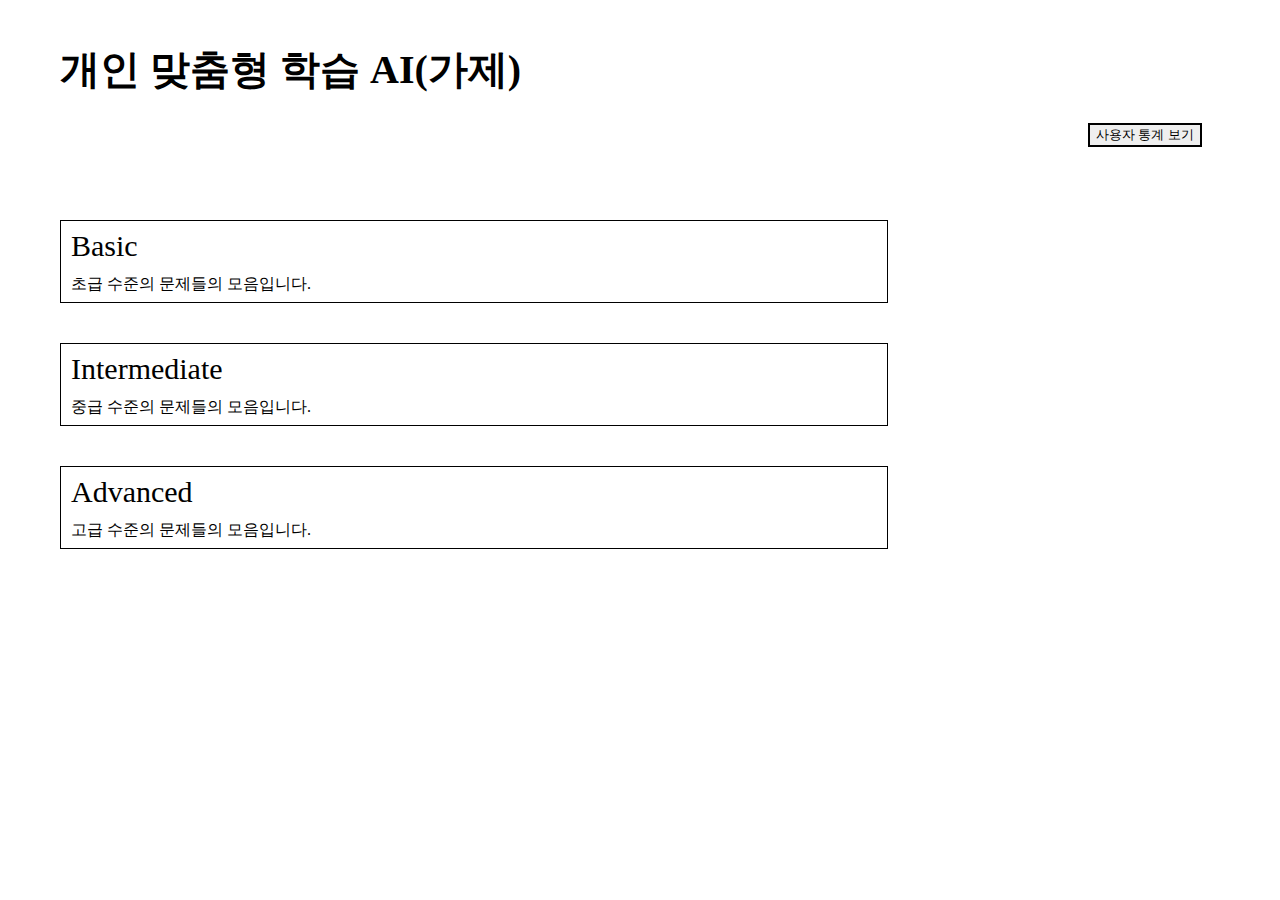
<file: index.html>
<!DOCTYPE html>
<html lang="en">
<head>
    <meta charset="UTF-8">
    <meta name="viewport" content="width=device-width, initial-scale=1.0">
    <title>Home</title>
    <link rel="stylesheet" href="css/style.css">
</head>
<body>
    <h1 class="home-title">개인 맞춤형 학습 AI(가제)</h1>
    <nav class="button-bar"><a href="stats.html"><button>사용자 통계 보기</button></a></nav>
    <div class="home-box">
        <a href="basic.html"><h3>Basic</h3></a>
        <p>초급 수준의 문제들의 모음입니다.</p>
    </div>
    <div class="home-box">
        <a href="basic.html"><h3>Intermediate</h3></a>
        <p>중급 수준의 문제들의 모음입니다.</p>
    </div>
    <div class="home-box">
        <a href="basic.html"><h3>Advanced</h3></a>
        <p>고급 수준의 문제들의 모음입니다.</p>
    </div>
</body>
</html>
</file>
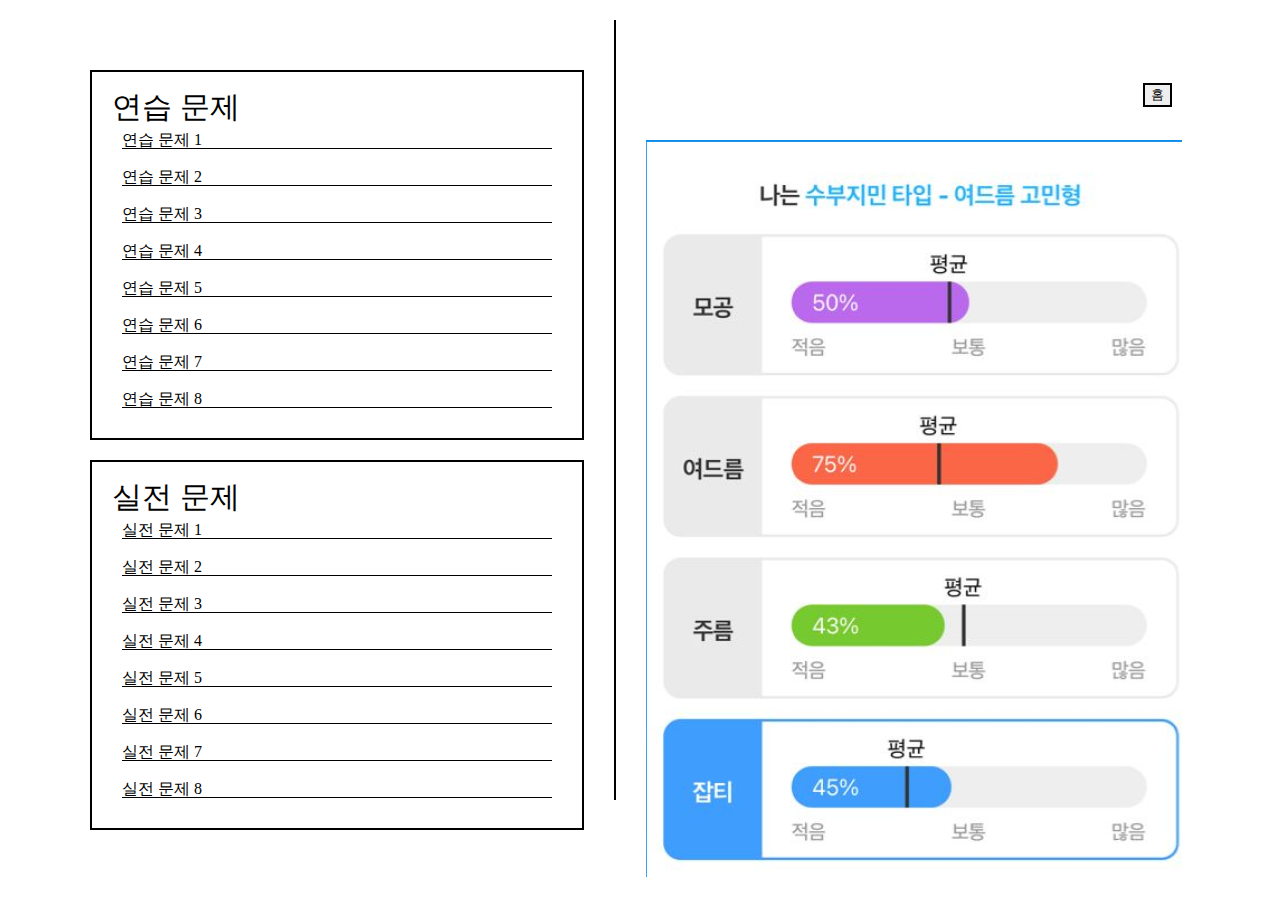
<file: basic.html>
<!DOCTYPE html>
<html lang="en">
<head>
    <meta charset="UTF-8">
    <meta name="viewport" content="width=device-width, initial-scale=1.0">
    <title>Basic</title>
    <link rel="stylesheet" href="css/style.css">
</head>
<body>
    <div class="container">
        <div class="container__box">
            <ul class="test-list">
                <h3>연습 문제</h3>
                <li class="test"><span><a href="tests/test.html">연습 문제 1</a></span></li>
                <li class="test"><span><a href="tests/test.html">연습 문제 2</a></span></li>
                <li class="test"><span><a href="tests/test.html">연습 문제 3</a></span></li>
                <li class="test"><span><a href="tests/test.html">연습 문제 4</a></span></li>
                <li class="test"><span><a href="tests/test.html">연습 문제 5</a></span></li>
                <li class="test"><span><a href="tests/test.html">연습 문제 6</a></span></li>
                <li class="test"><span><a href="tests/test.html">연습 문제 7</a></span></li>
                <li class="test"><span><a href="tests/test.html">연습 문제 8</a></span></li>
            </ul>
            <ul class="test-list">
                <h3>실전 문제</h3>
                <li class="test"><span><a href="tests/test.html">실전 문제 1</a></span></li>
                <li class="test"><span><a href="tests/test.html">실전 문제 2</a></span></li>
                <li class="test"><span><a href="tests/test.html">실전 문제 3</a></span></li>
                <li class="test"><span><a href="tests/test.html">실전 문제 4</a></span></li>
                <li class="test"><span><a href="tests/test.html">실전 문제 5</a></span></li>
                <li class="test"><span><a href="tests/test.html">실전 문제 6</a></span></li>
                <li class="test"><span><a href="tests/test.html">실전 문제 7</a></span></li>
                <li class="test"><span><a href="tests/test.html">실전 문제 8</a></span></li>
            </ul>
        </div>
        <div class="container__box">
            <nav class="button-bar"><a href="index.html"><button>홈</button></a></nav>
            <img src="img/basic_stats.png"/>
        </div>
    </div>
</body>
</html>
</file>
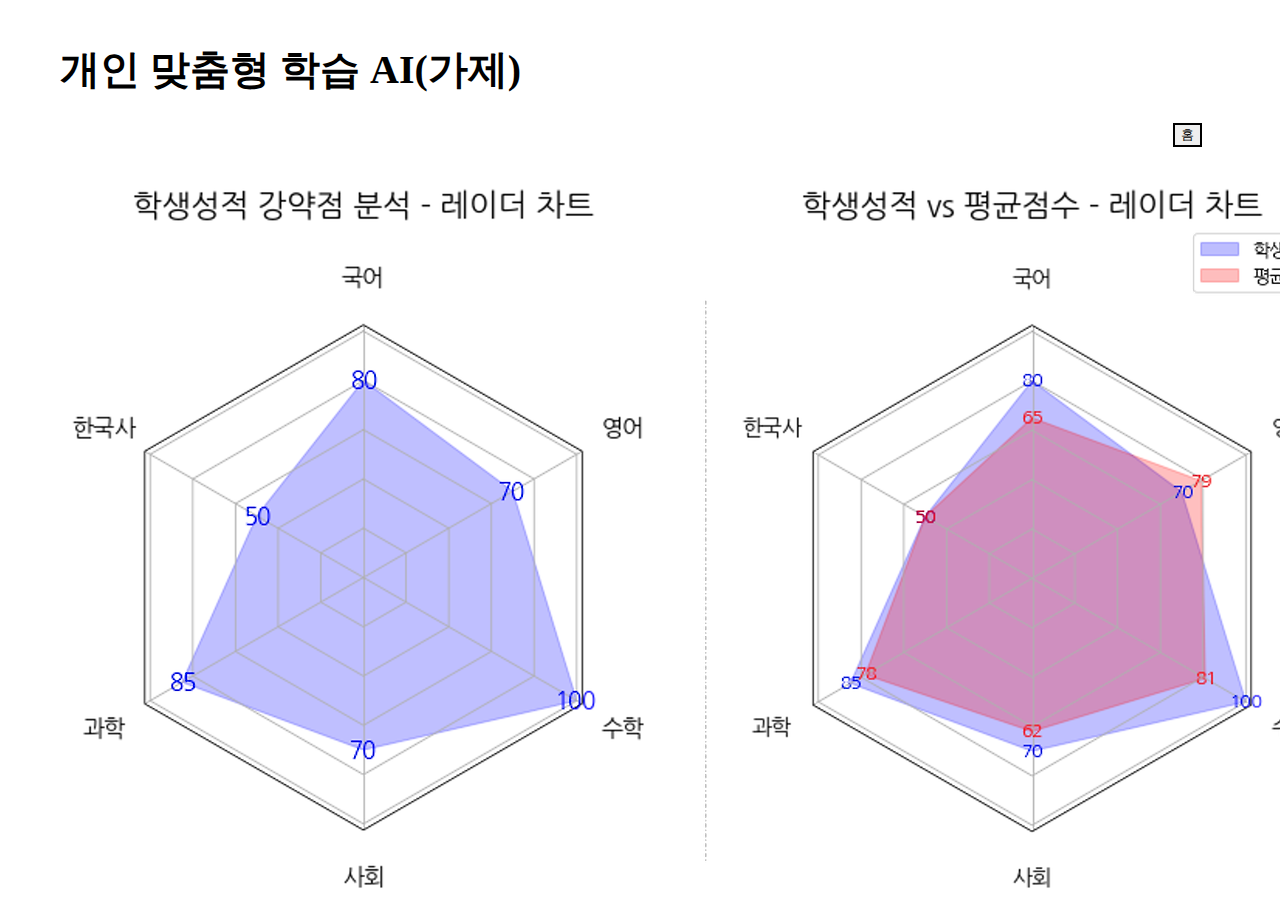
<file: stats.html>
<!DOCTYPE html>
<html lang="en">
<head>
    <meta charset="UTF-8">
    <meta name="viewport" content="width=device-width, initial-scale=1.0">
    <title>Home</title>
    <link rel="stylesheet" href="css/style.css">
</head>
<body>
    <h1 class="home-title">개인 맞춤형 학습 AI(가제)</h1>
    <nav class="button-bar"><a href="index.html"><button>홈</button></a></nav>
    <img src="img/stats.png"/>
</body>
</html>
</file>
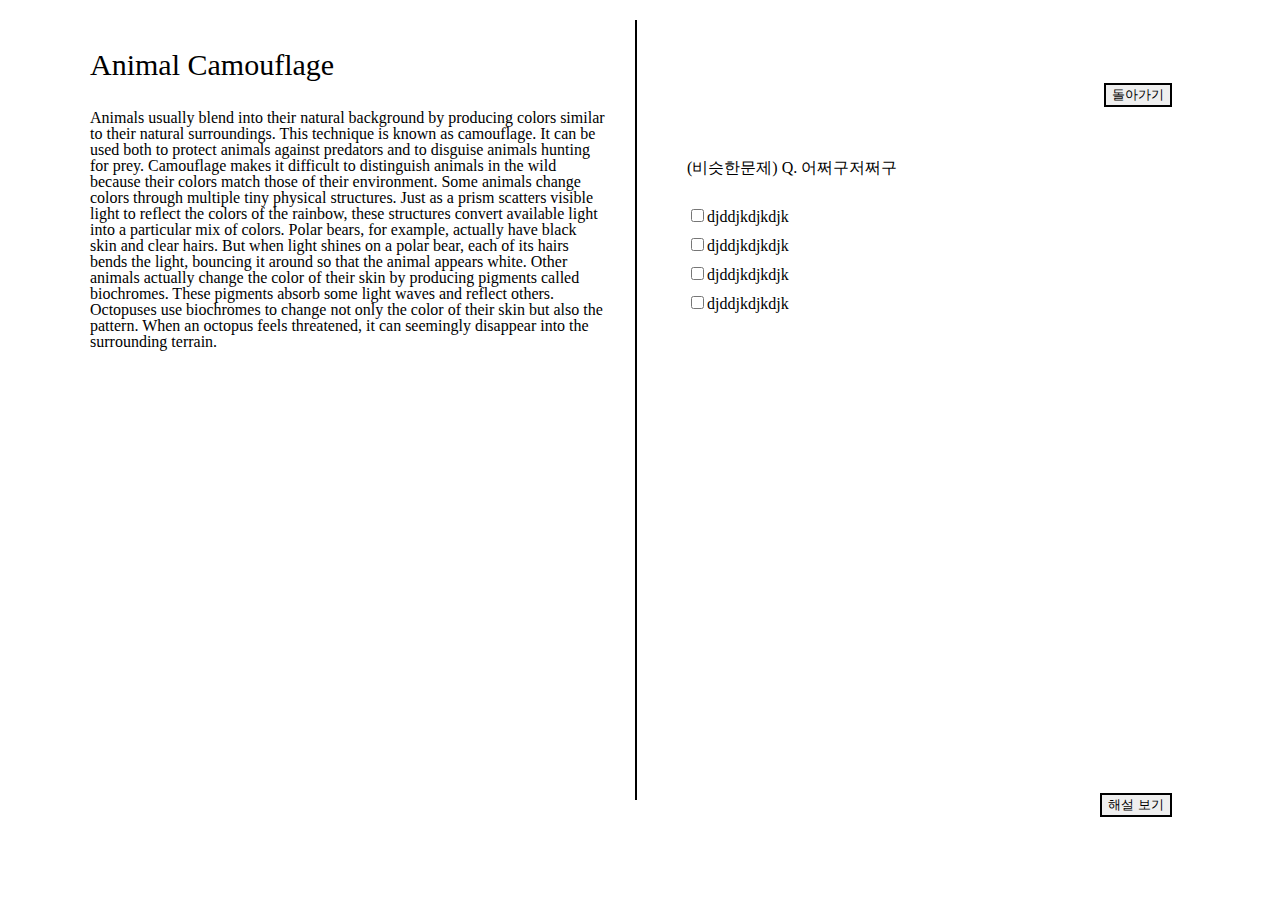
<file: twin_prob.html>
<!DOCTYPE html>
<html lang="en">
<head>
    <meta charset="UTF-8">
    <meta name="viewport" content="width=device-width, initial-scale=1.0">
    <title>Basic</title>
    <link rel="stylesheet" href="css/style.css">
</head>
<body>
    <div class="container">
        <div class="container__box">
            <h3 class="passage-title">Animal Camouflage</h3>
            <p>Animals usually blend into their natural background by producing colors similar to their natural surroundings. This technique is known as camouflage. It can be used both to protect animals against predators and to disguise animals hunting for prey. Camouflage makes it difficult to distinguish animals in the wild because their colors match those of their environment. Some animals change colors through multiple tiny physical structures. Just as a prism scatters visible light to reflect the colors of the rainbow, these structures convert available light into a particular mix of colors. Polar bears, for example, actually have black skin and clear hairs. But when light shines on a polar bear, each of its hairs bends the light, bouncing it around so that the animal appears white. Other animals actually change the color of their skin by producing pigments called biochromes. These pigments absorb some light waves and reflect others. Octopuses use biochromes to change not only the color of their skin but also the pattern. When an octopus feels threatened, it can seemingly disappear into the surrounding terrain.</p>
        </div>
        <div class="container__box">
            <nav class="button-bar">
                <a href="javascript:history.go(-3);"><button>돌아가기</button></a>
            </nav>
            <div class="problem">
                <span>(비슷한문제) Q. 어쩌구저쩌구</span>
                <ul>
                    <li><input type="checkbox" placeholder="A"><span>djddjkdjkdjk</span></li>
                    <li><input type="checkbox" placeholder="B"><span>djddjkdjkdjk</span></li>
                    <li><input type="checkbox" placeholder="C"><span>djddjkdjkdjk</span></li>
                    <li><input type="checkbox" placeholder="D"><span>djddjkdjkdjk</span></li>
                </ul>
            </div>
            <div class="answer"></div>
            <nav class="button-bar"><a href="twin_prob_answer.html"><button>해설 보기</button></a></nav>
        </div>
    </div>
</body>
</html>
</file>
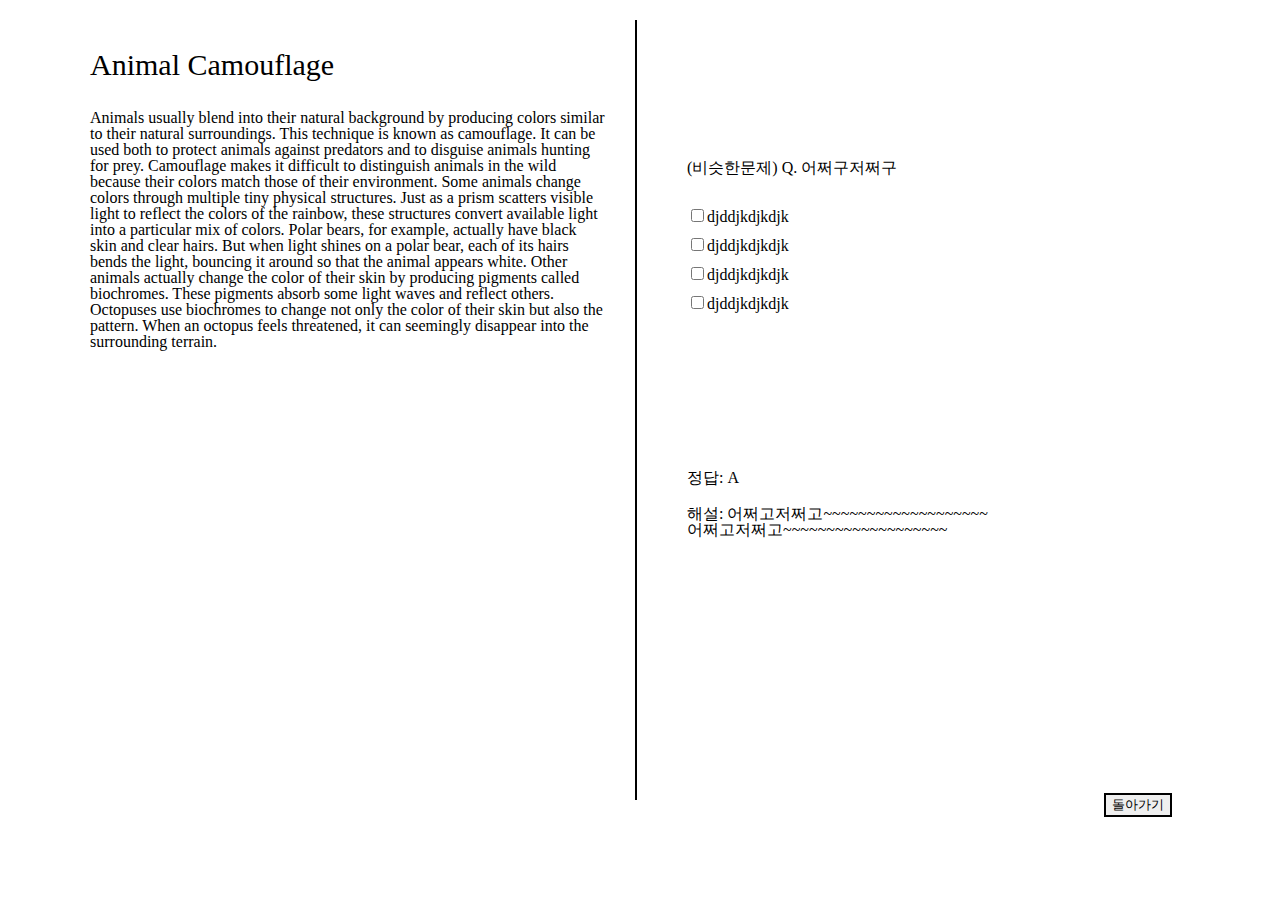
<file: twin_prob_answer.html>
<!DOCTYPE html>
<html lang="en">
<head>
    <meta charset="UTF-8">
    <meta name="viewport" content="width=device-width, initial-scale=1.0">
    <title>Basic</title>
    <link rel="stylesheet" href="css/style.css">
</head>
<body>
    <div class="container">
        <div class="container__box">
            <h3 class="passage-title">Animal Camouflage</h3>
            <p>Animals usually blend into their natural background by producing colors similar to their natural surroundings. This technique is known as camouflage. It can be used both to protect animals against predators and to disguise animals hunting for prey. Camouflage makes it difficult to distinguish animals in the wild because their colors match those of their environment. Some animals change colors through multiple tiny physical structures. Just as a prism scatters visible light to reflect the colors of the rainbow, these structures convert available light into a particular mix of colors. Polar bears, for example, actually have black skin and clear hairs. But when light shines on a polar bear, each of its hairs bends the light, bouncing it around so that the animal appears white. Other animals actually change the color of their skin by producing pigments called biochromes. These pigments absorb some light waves and reflect others. Octopuses use biochromes to change not only the color of their skin but also the pattern. When an octopus feels threatened, it can seemingly disappear into the surrounding terrain.</p>
        </div>
        <div class="container__box">
            <nav class="button-bar">
            </nav>
            <div class="problem">
                <span>(비슷한문제) Q. 어쩌구저쩌구</span>
                <ul>
                    <li><input type="checkbox" placeholder="A"><span>djddjkdjkdjk</span></li>
                    <li><input type="checkbox" placeholder="B"><span>djddjkdjkdjk</span></li>
                    <li><input type="checkbox" placeholder="C"><span>djddjkdjkdjk</span></li>
                    <li><input type="checkbox" placeholder="D"><span>djddjkdjkdjk</span></li>
                </ul>
            </div>
            <div class="answer">
                <span>정답: A</span>
                <p>해설: 어쩌고저쩌고~~~~~~~~~~~~~~~~~~~</p>
                <p>어쩌고저쩌고~~~~~~~~~~~~~~~~~~~</p>
            </div>
            <nav class="button-bar"><a href="twin_prob.html"><button>돌아가기</button></a></nav>
        </div>
    </div>
</body>
</html>
</file>
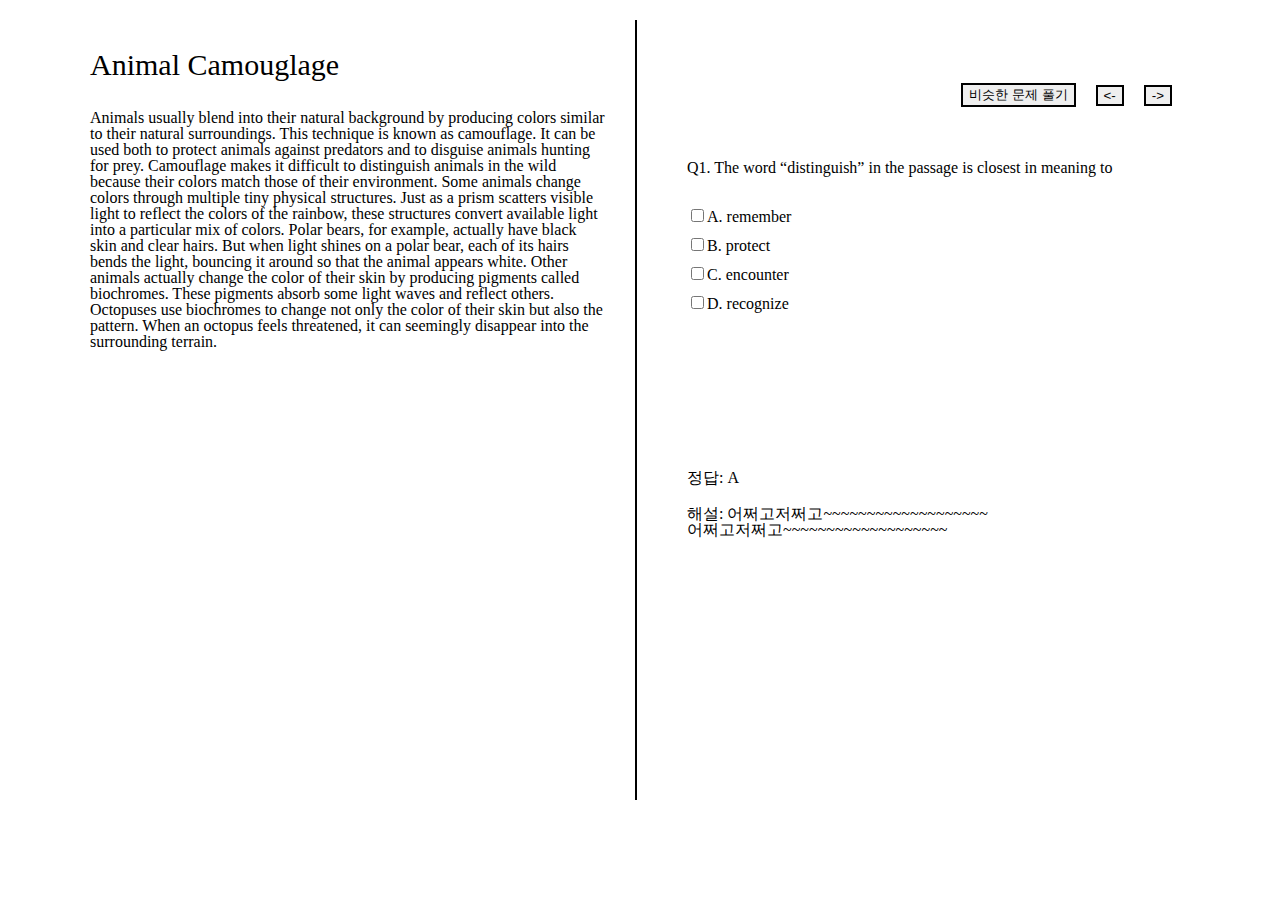
<file: results/result.html>
<!DOCTYPE html>
<html lang="en">
<head>
    <meta charset="UTF-8">
    <meta name="viewport" content="width=device-width, initial-scale=1.0">
    <title>Basic</title>
    <link rel="stylesheet" href="../css/style.css">
</head>
<body>
    <div class="container">
        <div class="container__box">
            <h3 class="passage-title">Animal Camouglage</h3>
            <p>Animals usually blend into their natural background
                by producing colors similar to their natural surroundings.
                This technique is known as camouflage. It can be
                used both to protect animals against predators and to
                disguise animals hunting for prey. Camouflage makes it
                difficult to distinguish animals in the wild because their
                colors match those of their environment.
                Some animals change colors through multiple tiny physical structures. Just as
                a prism scatters visible light to reflect the colors of the rainbow, these structures
                convert available light into a particular mix of colors. Polar bears, for example,
                actually have black skin and clear hairs. But when light shines on a polar bear,
                each of its hairs bends the light, bouncing it around so that the animal appears
                white.
                Other animals actually change the color of their skin by producing pigments
                called biochromes. These pigments absorb some light waves and reflect others.
                Octopuses use biochromes to change not only the color of their skin but also the
                pattern. When an octopus feels threatened, it can seemingly disappear into the
                surrounding terrain.</p>
        </div>
        <div class="container__box">
            <nav class="button-bar">
                <a href="../twin_prob.html"><button>비슷한 문제 풀기</button></a>
                <a href="../tests/test.html"><button><-</button></a>
                <a href="result2.html"><button>-></button></a>
            </nav>
            <div class="problem">
                <span>Q1. The word “distinguish” in the passage is closest in meaning to</span>
                <ul>
                    <li><input type="checkbox" placeholder="A"><span>A. remember</span></li>
                    <li><input type="checkbox" placeholder="B"><span>B. protect</span></li>
                    <li><input type="checkbox" placeholder="C"><span>C. encounter</span></li>
                    <li><input type="checkbox" placeholder="D"><span>D. recognize</span></li>
                </ul>
            </div>
            <div class="answer">
                <span>정답: A</span>
                <p>해설: 어쩌고저쩌고~~~~~~~~~~~~~~~~~~~</p>
                <p>어쩌고저쩌고~~~~~~~~~~~~~~~~~~~</p>
            </div>
            <nav class="button-bar"></nav>
        </div>
    </div>
</body>
</html>
</file>
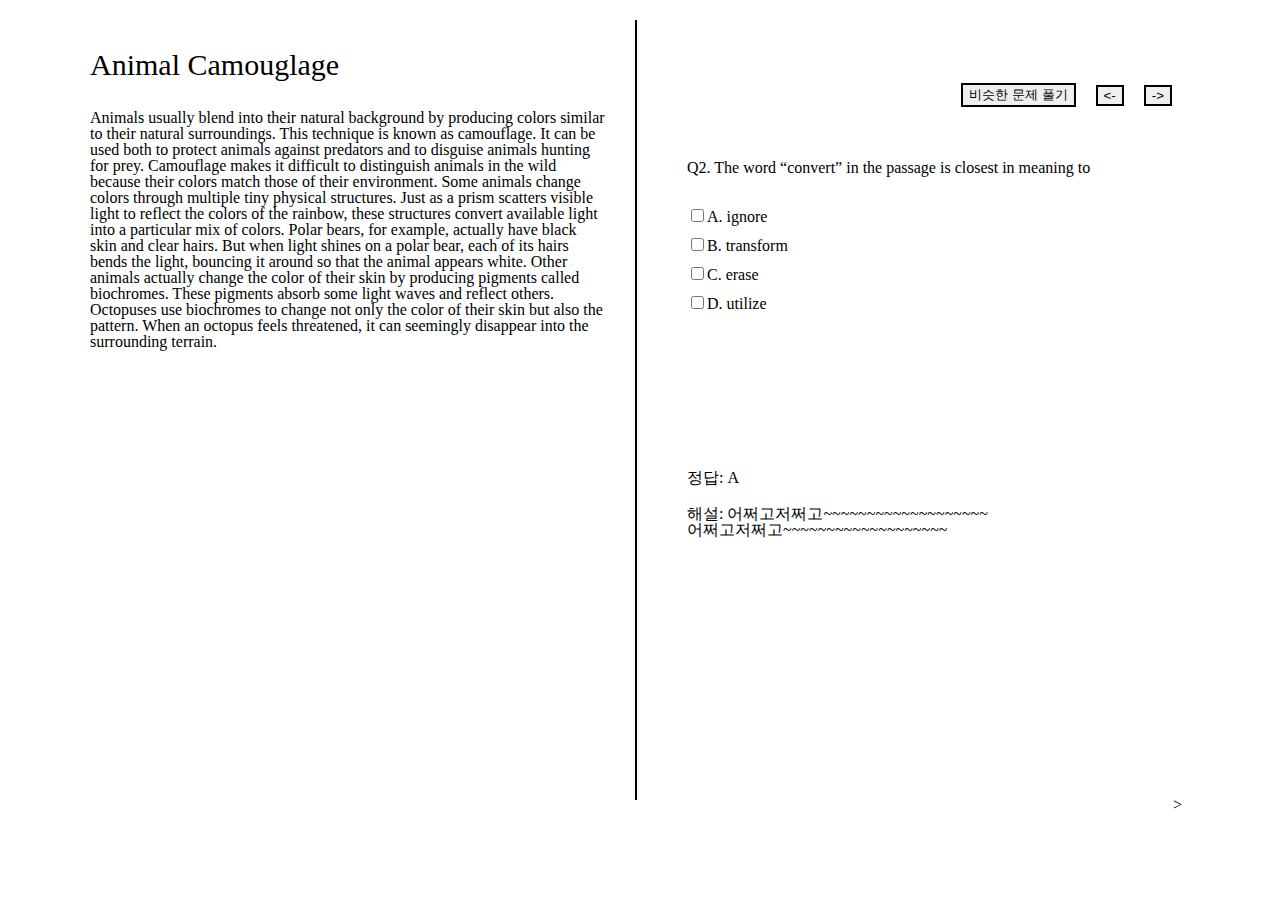
<file: results/result2.html>
<!DOCTYPE html>
<html lang="en">
<head>
    <meta charset="UTF-8">
    <meta name="viewport" content="width=device-width, initial-scale=1.0">
    <title>Basic</title>
    <link rel="stylesheet" href="../css/style.css">
</head>
<body>
    <div class="container">
        <div class="container__box">
            <h3 class="passage-title">Animal Camouglage</h3>
            <p>Animals usually blend into their natural background
                by producing colors similar to their natural surroundings.
                This technique is known as camouflage. It can be
                used both to protect animals against predators and to
                disguise animals hunting for prey. Camouflage makes it
                difficult to distinguish animals in the wild because their
                colors match those of their environment.
                Some animals change colors through multiple tiny physical structures. Just as
                a prism scatters visible light to reflect the colors of the rainbow, these structures
                convert available light into a particular mix of colors. Polar bears, for example,
                actually have black skin and clear hairs. But when light shines on a polar bear,
                each of its hairs bends the light, bouncing it around so that the animal appears
                white.
                Other animals actually change the color of their skin by producing pigments
                called biochromes. These pigments absorb some light waves and reflect others.
                Octopuses use biochromes to change not only the color of their skin but also the
                pattern. When an octopus feels threatened, it can seemingly disappear into the
                surrounding terrain.</p>
        </div>
        <div class="container__box">
            <nav class="button-bar">
                <a href="../twin_prob.html"><button>비슷한 문제 풀기</button></a>
                <a href="result.html"><button><-</button></a>
                <a href="result3.html"><button>-></button></a>
            </nav>
            <div class="problem">
                <span>Q2. The word “convert” in the passage is closest in meaning to</span>
                <ul>
                    <li><input type="checkbox" placeholder="A"><span>A. ignore</span></li>
                    <li><input type="checkbox" placeholder="B"><span>B. transform</span></li>
                    <li><input type="checkbox" placeholder="C"><span>C. erase</span></li>
                    <li><input type="checkbox" placeholder="D"><span>D. utilize</span></li>
                </ul>
            </div>
            <div class="answer">
                <span>정답: A</span>
                <p>해설: 어쩌고저쩌고~~~~~~~~~~~~~~~~~~~</p>
                <p>어쩌고저쩌고~~~~~~~~~~~~~~~~~~~</p>
            </div>
            <nav class="button-bar">></nav>
        </div>
    </div>
</body>
</html>
</file>
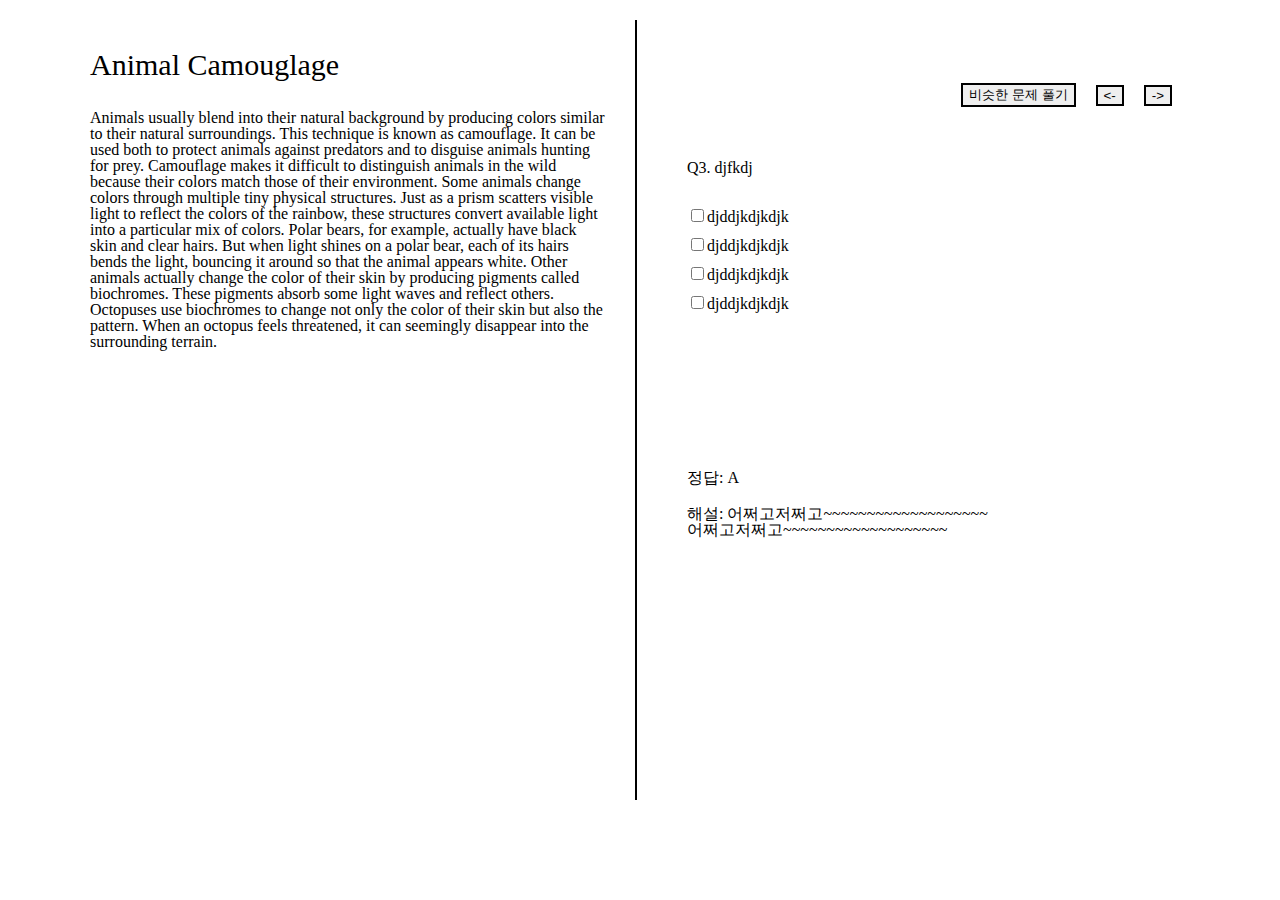
<file: results/result3.html>
<!DOCTYPE html>
<html lang="en">
<head>
    <meta charset="UTF-8">
    <meta name="viewport" content="width=device-width, initial-scale=1.0">
    <title>Basic</title>
    <link rel="stylesheet" href="../css/style.css">
</head>
<body>
    <div class="container">
        <div class="container__box">
            <h3 class="passage-title">Animal Camouglage</h3>
            <p>Animals usually blend into their natural background
                by producing colors similar to their natural surroundings.
                This technique is known as camouflage. It can be
                used both to protect animals against predators and to
                disguise animals hunting for prey. Camouflage makes it
                difficult to distinguish animals in the wild because their
                colors match those of their environment.
                Some animals change colors through multiple tiny physical structures. Just as
                a prism scatters visible light to reflect the colors of the rainbow, these structures
                convert available light into a particular mix of colors. Polar bears, for example,
                actually have black skin and clear hairs. But when light shines on a polar bear,
                each of its hairs bends the light, bouncing it around so that the animal appears
                white.
                Other animals actually change the color of their skin by producing pigments
                called biochromes. These pigments absorb some light waves and reflect others.
                Octopuses use biochromes to change not only the color of their skin but also the
                pattern. When an octopus feels threatened, it can seemingly disappear into the
                surrounding terrain.</p>
        </div>
        <div class="container__box">
            <nav class="button-bar">
                <a href="../twin_prob.html"><button>비슷한 문제 풀기</button></a>
                <a href="result2.html"><button><-</button></a>
                <a href="result4.html"><button>-></button></a>
            </nav>
            <div class="problem">
                <span>Q3. djfkdj</span>
                <ul>
                    <li><input type="checkbox" placeholder="A"><span>djddjkdjkdjk</span></li>
                    <li><input type="checkbox" placeholder="B"><span>djddjkdjkdjk</span></li>
                    <li><input type="checkbox" placeholder="C"><span>djddjkdjkdjk</span></li>
                    <li><input type="checkbox" placeholder="D"><span>djddjkdjkdjk</span></li>
                </ul>
            </div>
            <div class="answer">
                <span>정답: A</span>
                <p>해설: 어쩌고저쩌고~~~~~~~~~~~~~~~~~~~</p>
                <p>어쩌고저쩌고~~~~~~~~~~~~~~~~~~~</p>
            </div>
            <nav class="button-bar"></nav>
        </div>
    </div>
</body>
</html>
</file>
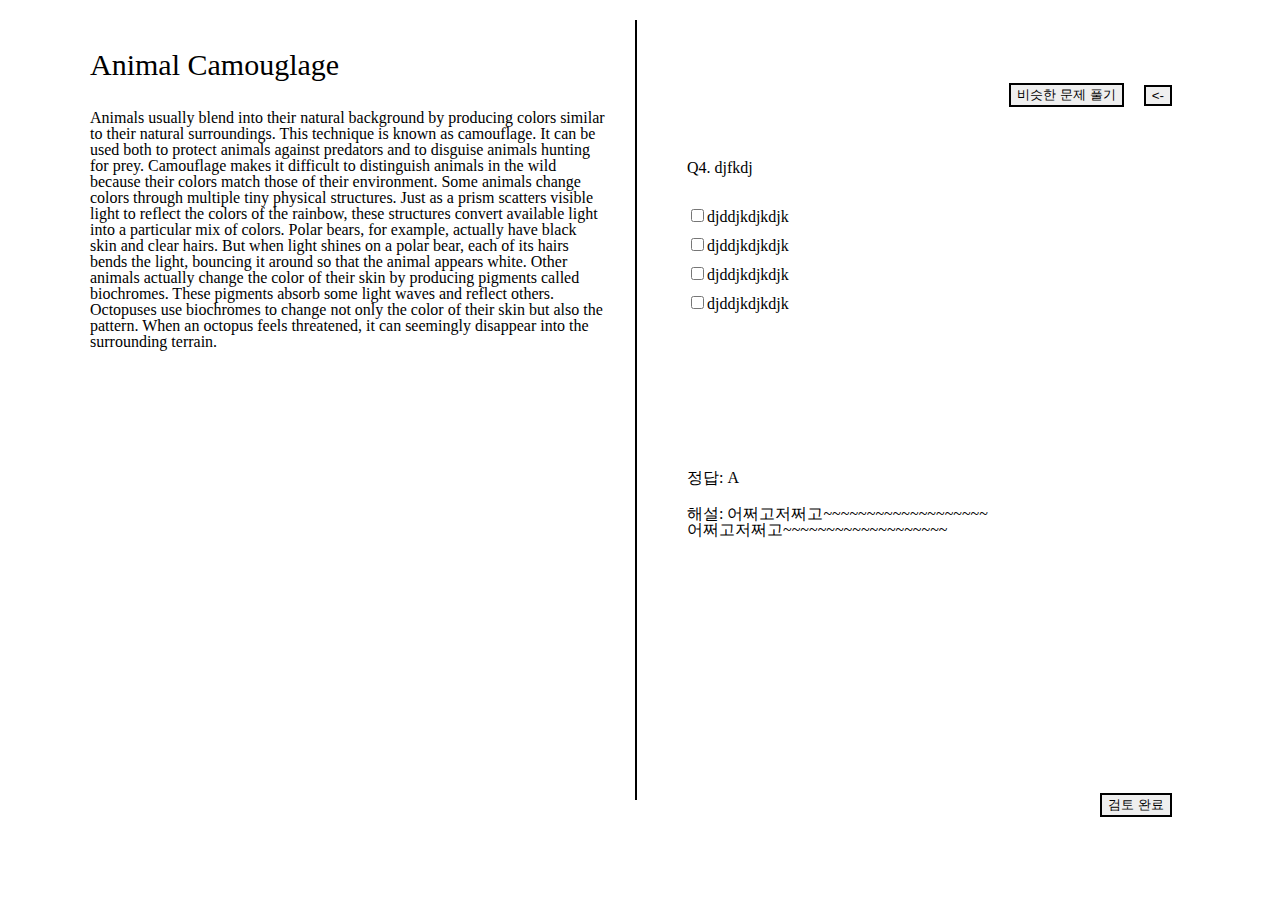
<file: results/result4.html>
<!DOCTYPE html>
<html lang="en">
<head>
    <meta charset="UTF-8">
    <meta name="viewport" content="width=device-width, initial-scale=1.0">
    <title>Basic</title>
    <link rel="stylesheet" href="../css/style.css">
</head>
<body>
    <div class="container">
        <div class="container__box">
            <h3 class="passage-title">Animal Camouglage</h3>
            <p>Animals usually blend into their natural background
                by producing colors similar to their natural surroundings.
                This technique is known as camouflage. It can be
                used both to protect animals against predators and to
                disguise animals hunting for prey. Camouflage makes it
                difficult to distinguish animals in the wild because their
                colors match those of their environment.
                Some animals change colors through multiple tiny physical structures. Just as
                a prism scatters visible light to reflect the colors of the rainbow, these structures
                convert available light into a particular mix of colors. Polar bears, for example,
                actually have black skin and clear hairs. But when light shines on a polar bear,
                each of its hairs bends the light, bouncing it around so that the animal appears
                white.
                Other animals actually change the color of their skin by producing pigments
                called biochromes. These pigments absorb some light waves and reflect others.
                Octopuses use biochromes to change not only the color of their skin but also the
                pattern. When an octopus feels threatened, it can seemingly disappear into the
                surrounding terrain.</p>
        </div>
        <div class="container__box">
            <nav class="button-bar">
                <a href="../twin_prob.html"><button>비슷한 문제 풀기</button></a>
                <a href="result3.html"><button><-</button></a>
            </nav>
            <div class="problem">
                <span>Q4. djfkdj</span>
                <ul>
                    <li><input type="checkbox" placeholder="A"><span>djddjkdjkdjk</span></li>
                    <li><input type="checkbox" placeholder="B"><span>djddjkdjkdjk</span></li>
                    <li><input type="checkbox" placeholder="C"><span>djddjkdjkdjk</span></li>
                    <li><input type="checkbox" placeholder="D"><span>djddjkdjkdjk</span></li>
                </ul>
            </div>
            <div class="answer">
                <span>정답: A</span>
                <p>해설: 어쩌고저쩌고~~~~~~~~~~~~~~~~~~~</p>
                <p>어쩌고저쩌고~~~~~~~~~~~~~~~~~~~</p>
            </div>
            <nav class="button-bar"><a href="../basic.html"><button>검토 완료</button></a></nav>
        </div>
    </div>
</body>
</html>
</file>
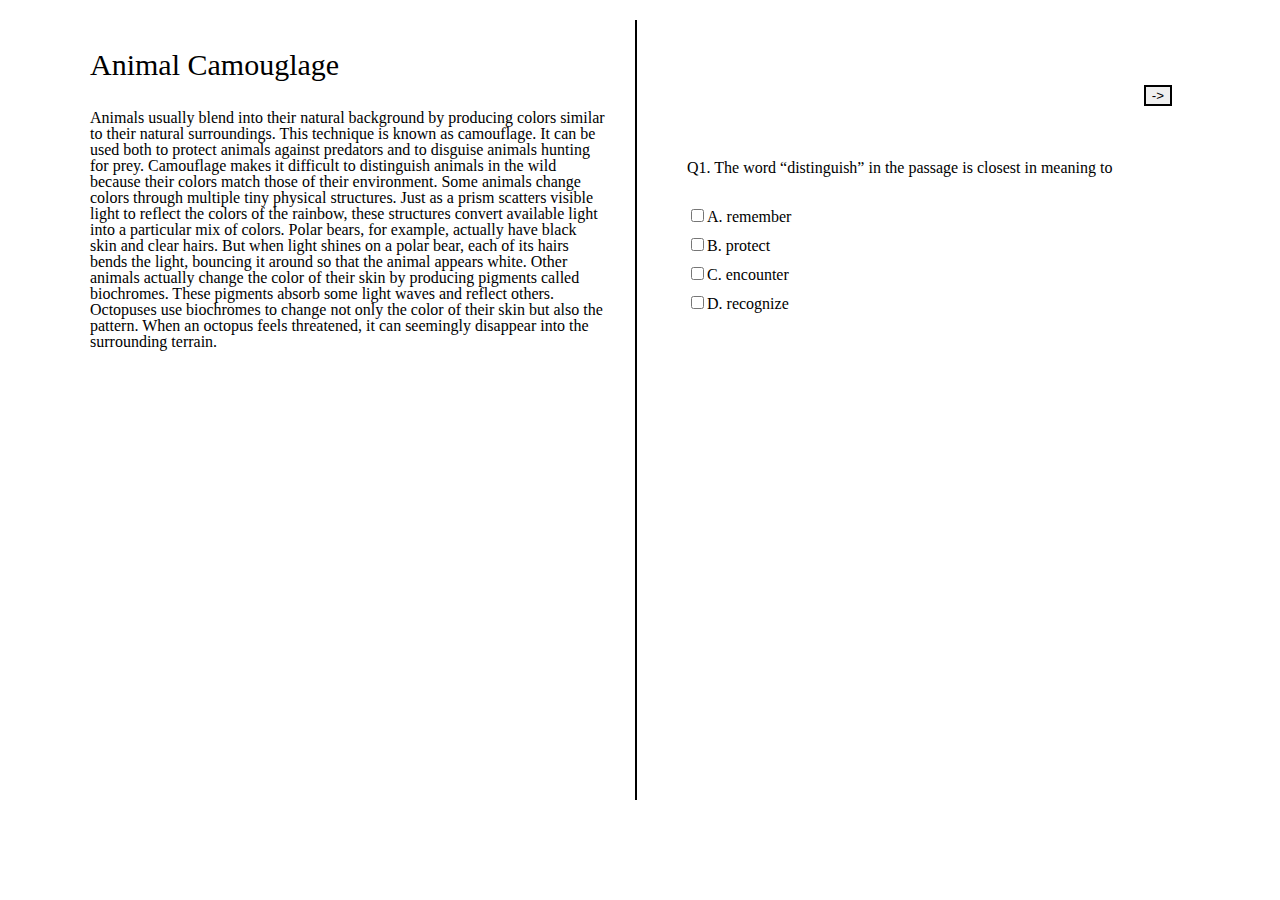
<file: tests/test.html>
<!DOCTYPE html>
<html lang="en">
<head>
    <meta charset="UTF-8">
    <meta name="viewport" content="width=device-width, initial-scale=1.0">
    <title>Basic</title>
    <link rel="stylesheet" href="../css/style.css">
</head>
<body>
    <div class="container">
        <div class="container__box">
            <h3 class="passage-title">Animal Camouglage</h3>
            <p>Animals usually blend into their natural background
                by producing colors similar to their natural surroundings.
                This technique is known as camouflage. It can be
                used both to protect animals against predators and to
                disguise animals hunting for prey. Camouflage makes it
                difficult to distinguish animals in the wild because their
                colors match those of their environment.
                Some animals change colors through multiple tiny physical structures. Just as
                a prism scatters visible light to reflect the colors of the rainbow, these structures
                convert available light into a particular mix of colors. Polar bears, for example,
                actually have black skin and clear hairs. But when light shines on a polar bear,
                each of its hairs bends the light, bouncing it around so that the animal appears
                white.
                Other animals actually change the color of their skin by producing pigments
                called biochromes. These pigments absorb some light waves and reflect others.
                Octopuses use biochromes to change not only the color of their skin but also the
                pattern. When an octopus feels threatened, it can seemingly disappear into the
                surrounding terrain.</p>
        </div>
        <div class="container__box">
            <nav class="button-bar">
                <a href="test2.html"><button>-></button></a>
            </nav>
            <div class="problem">
                <span>Q1. The word “distinguish” in the passage is closest in meaning to</span>
                <ul>
                    <li><input type="checkbox" placeholder="A"><span>A. remember</span></li>
                    <li><input type="checkbox" placeholder="B"><span>B. protect</span></li>
                    <li><input type="checkbox" placeholder="C"><span>C. encounter</span></li>
                    <li><input type="checkbox" placeholder="D"><span>D. recognize</span></li>
                </ul>
            </div>
            <div class="answer"></div>
            <nav class="button-bar"></nav>
        </div>
    </div>
</body>
</html>
</file>
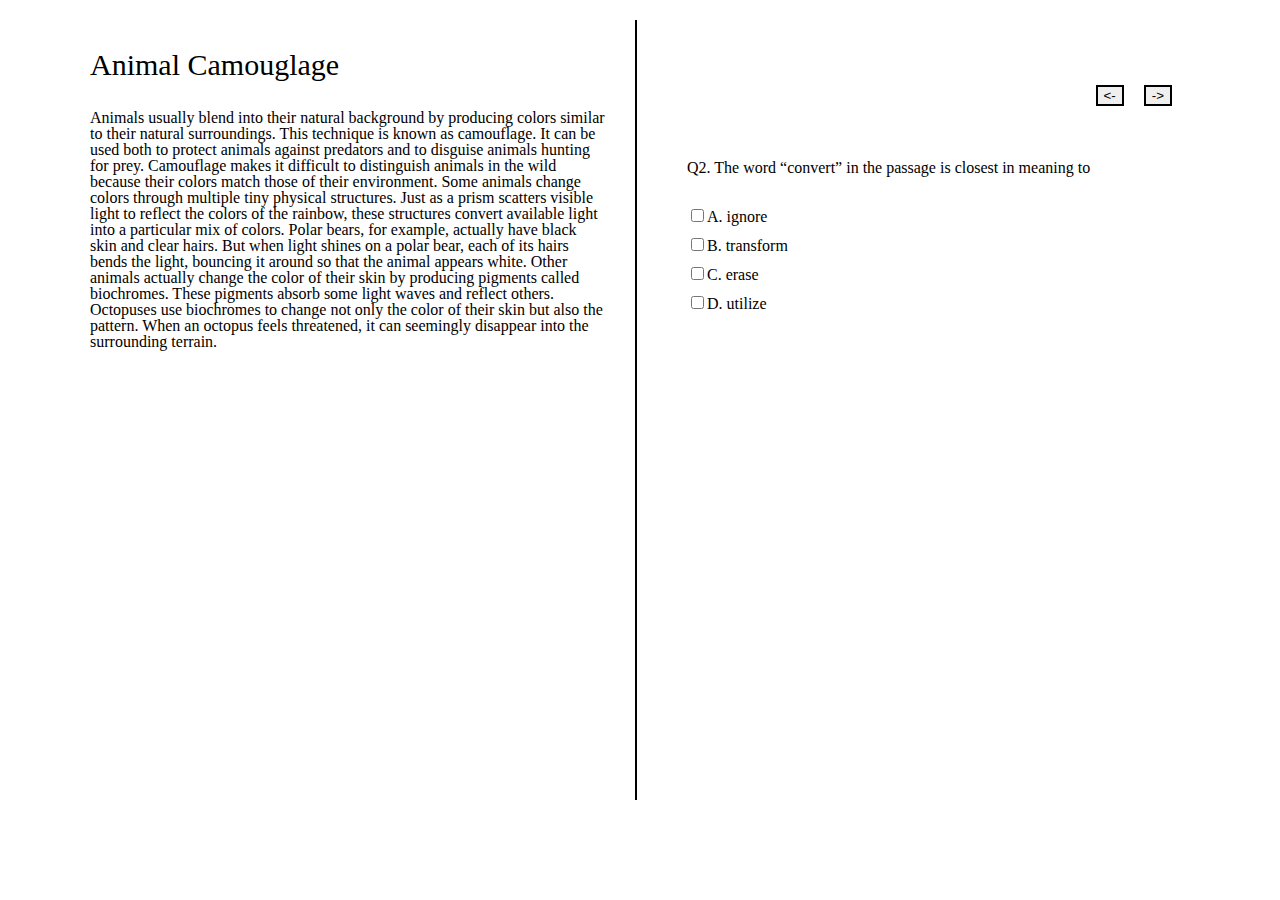
<file: tests/test2.html>
<!DOCTYPE html>
<html lang="en">
<head>
    <meta charset="UTF-8">
    <meta name="viewport" content="width=device-width, initial-scale=1.0">
    <title>Basic</title>
    <link rel="stylesheet" href="../css/style.css">
</head>
<body>
    <div class="container">
        <div class="container__box">
            <h3 class="passage-title">Animal Camouglage</h3>
            <p>Animals usually blend into their natural background
                by producing colors similar to their natural surroundings.
                This technique is known as camouflage. It can be
                used both to protect animals against predators and to
                disguise animals hunting for prey. Camouflage makes it
                difficult to distinguish animals in the wild because their
                colors match those of their environment.
                Some animals change colors through multiple tiny physical structures. Just as
                a prism scatters visible light to reflect the colors of the rainbow, these structures
                convert available light into a particular mix of colors. Polar bears, for example,
                actually have black skin and clear hairs. But when light shines on a polar bear,
                each of its hairs bends the light, bouncing it around so that the animal appears
                white.
                Other animals actually change the color of their skin by producing pigments
                called biochromes. These pigments absorb some light waves and reflect others.
                Octopuses use biochromes to change not only the color of their skin but also the
                pattern. When an octopus feels threatened, it can seemingly disappear into the
                surrounding terrain.</p>
        </div>
        <div class="container__box">
            <nav class="button-bar">
                <a href="test.html"><button><-</button></a>
                <a href="test3.html"><button>-></button></a>
            </nav>
            <div class="problem">
                <span>Q2. The word “convert” in the passage is closest in meaning to</span>
                <ul>
                    <li><input type="checkbox" placeholder="A"><span>A. ignore</span></li>
                    <li><input type="checkbox" placeholder="B"><span>B. transform</span></li>
                    <li><input type="checkbox" placeholder="C"><span>C. erase</span></li>
                    <li><input type="checkbox" placeholder="D"><span>D. utilize</span></li>
                </ul>
            </div>
            <div class="answer"></div>
            <nav class="button-bar"></nav>
        </div>
    </div>
</body>
</html>
</file>
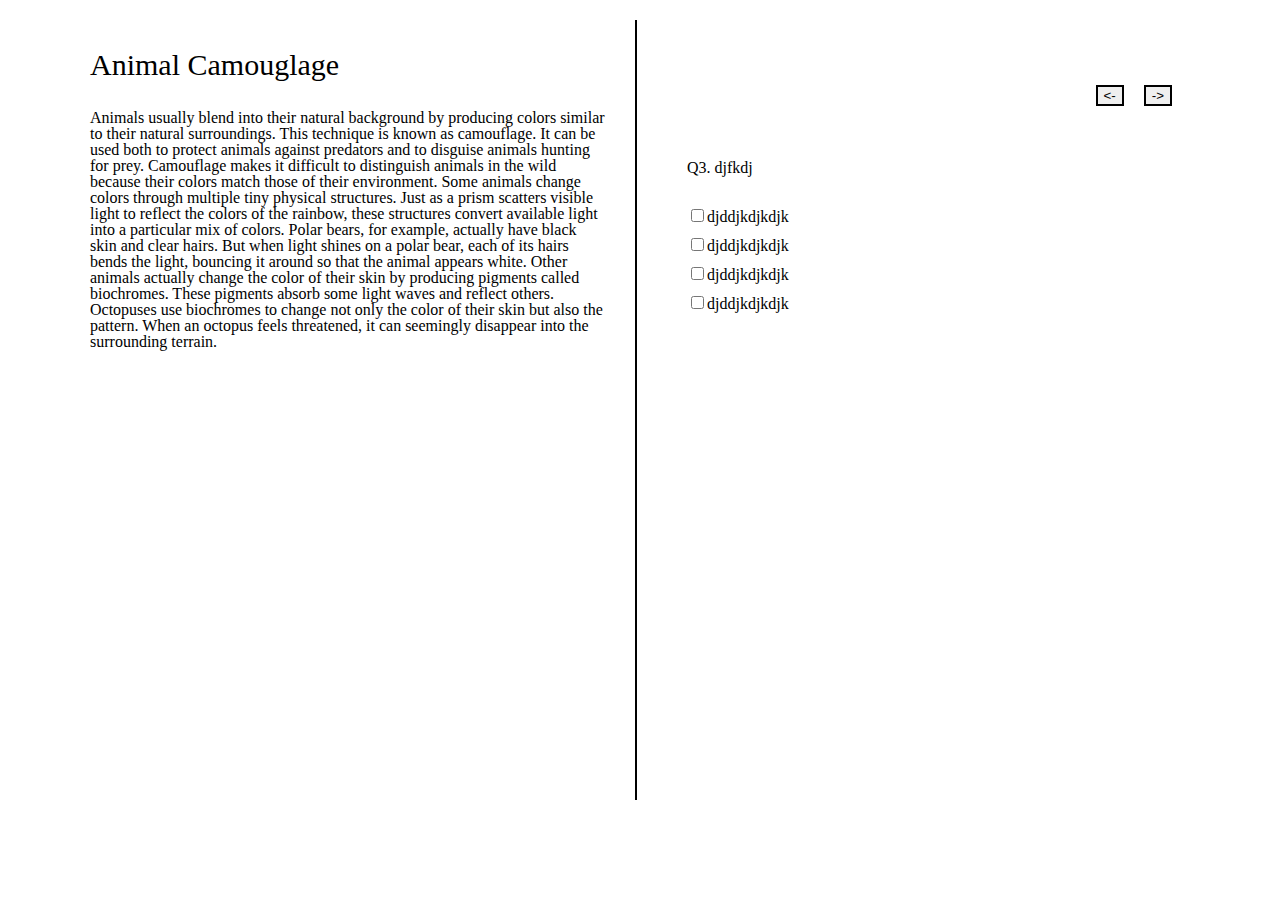
<file: tests/test3.html>
<!DOCTYPE html>
<html lang="en">
<head>
    <meta charset="UTF-8">
    <meta name="viewport" content="width=device-width, initial-scale=1.0">
    <title>Basic</title>
    <link rel="stylesheet" href="../css/style.css">
</head>
<body>
    <div class="container">
        <div class="container__box">
            <h3 class="passage-title">Animal Camouglage</h3>
            <p>Animals usually blend into their natural background
                by producing colors similar to their natural surroundings.
                This technique is known as camouflage. It can be
                used both to protect animals against predators and to
                disguise animals hunting for prey. Camouflage makes it
                difficult to distinguish animals in the wild because their
                colors match those of their environment.
                Some animals change colors through multiple tiny physical structures. Just as
                a prism scatters visible light to reflect the colors of the rainbow, these structures
                convert available light into a particular mix of colors. Polar bears, for example,
                actually have black skin and clear hairs. But when light shines on a polar bear,
                each of its hairs bends the light, bouncing it around so that the animal appears
                white.
                Other animals actually change the color of their skin by producing pigments
                called biochromes. These pigments absorb some light waves and reflect others.
                Octopuses use biochromes to change not only the color of their skin but also the
                pattern. When an octopus feels threatened, it can seemingly disappear into the
                surrounding terrain.</p>
        </div>
        <div class="container__box">
            <nav class="button-bar">
                <a href="test2.html"><button><-</button></a>
                <a href="test4.html"><button>-></button></a>
            </nav>
            <div class="problem">
                <span>Q3. djfkdj</span>
                <ul>
                    <li><input type="checkbox" placeholder="A"><span>djddjkdjkdjk</span></li>
                    <li><input type="checkbox" placeholder="B"><span>djddjkdjkdjk</span></li>
                    <li><input type="checkbox" placeholder="C"><span>djddjkdjkdjk</span></li>
                    <li><input type="checkbox" placeholder="D"><span>djddjkdjkdjk</span></li>
                </ul>
            </div>
            <div class="answer"></div>
            <nav class="button-bar"></nav>
        </div>
    </div>
</body>
</html>
</file>
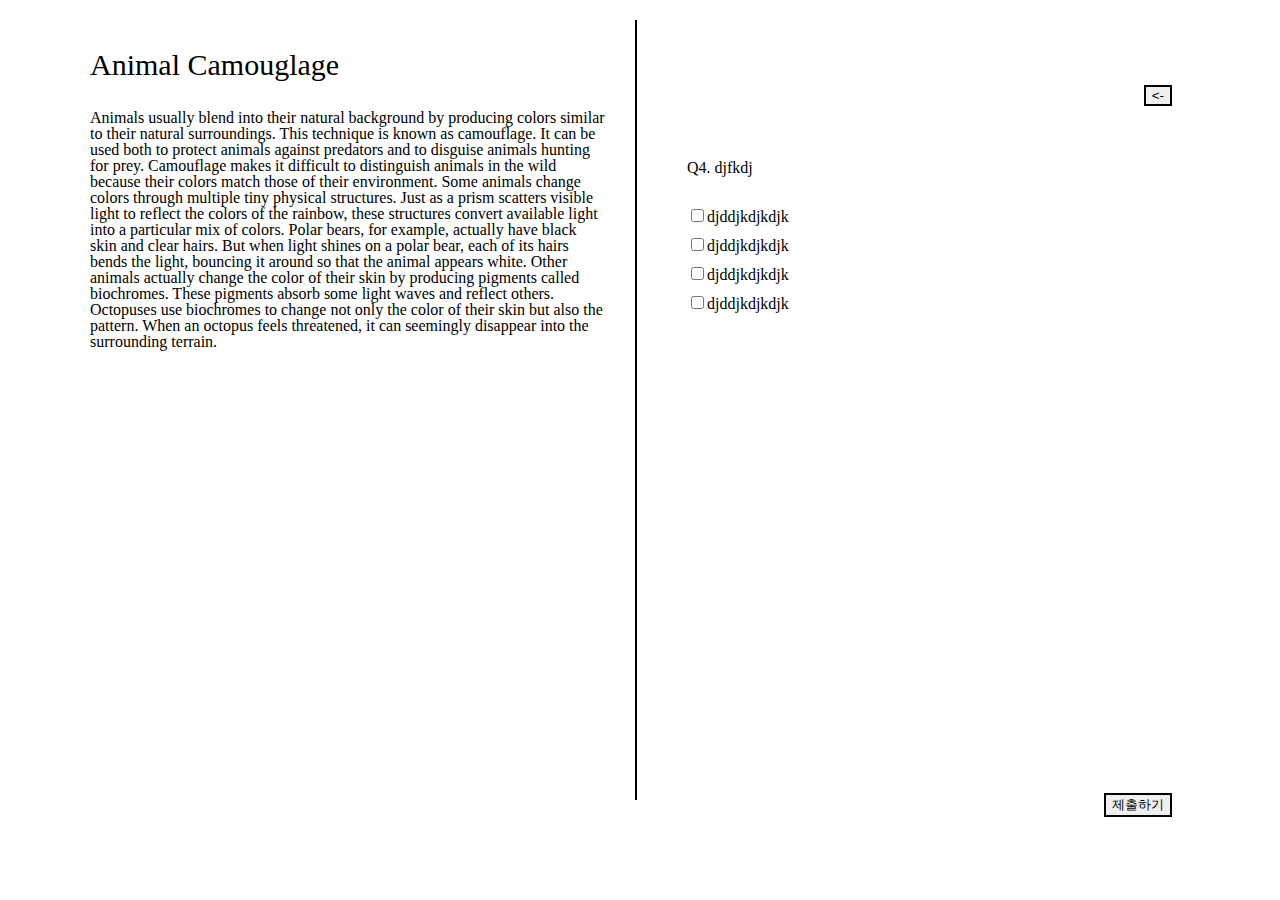
<file: tests/test4.html>
<!DOCTYPE html>
<html lang="en">
<head>
    <meta charset="UTF-8">
    <meta name="viewport" content="width=device-width, initial-scale=1.0">
    <title>Basic</title>
    <link rel="stylesheet" href="../css/style.css">
</head>
<body>
    <div class="container">
        <div class="container__box">
            <h3 class="passage-title">Animal Camouglage</h3>
            <p>Animals usually blend into their natural background
                by producing colors similar to their natural surroundings.
                This technique is known as camouflage. It can be
                used both to protect animals against predators and to
                disguise animals hunting for prey. Camouflage makes it
                difficult to distinguish animals in the wild because their
                colors match those of their environment.
                Some animals change colors through multiple tiny physical structures. Just as
                a prism scatters visible light to reflect the colors of the rainbow, these structures
                convert available light into a particular mix of colors. Polar bears, for example,
                actually have black skin and clear hairs. But when light shines on a polar bear,
                each of its hairs bends the light, bouncing it around so that the animal appears
                white.
                Other animals actually change the color of their skin by producing pigments
                called biochromes. These pigments absorb some light waves and reflect others.
                Octopuses use biochromes to change not only the color of their skin but also the
                pattern. When an octopus feels threatened, it can seemingly disappear into the
                surrounding terrain.</p>
        </div>
        <div class="container__box">
            <nav class="button-bar">
                <a href="test3.html"><button><-</button></a>
            </nav>
            <div class="problem">
                <span>Q4. djfkdj</span>
                <ul>
                    <li><input type="checkbox" placeholder="A"><span>djddjkdjkdjk</span></li>
                    <li><input type="checkbox" placeholder="B"><span>djddjkdjkdjk</span></li>
                    <li><input type="checkbox" placeholder="C"><span>djddjkdjkdjk</span></li>
                    <li><input type="checkbox" placeholder="D"><span>djddjkdjkdjk</span></li>
                </ul>
            </div>
            <div class="answer"></div>
            <nav class="button-bar"><a href="../results/result.html"><button>제출하기</button></a></nav>
        </div>
    </div>
</body>
</html>
</file>
<file: css/style.css>
@import "reset.css";
@import "home.css";
@import "basic.css";
@import "test.css";

body {
    width: 90vw;
    height: 80vh;
    padding: 20px 60px;
}

h1 {
    font-size: 40px;
    font-weight: 600;
}

h3 {
    font-size: 30px;
    font-weight: 530;
}

.container {
    width: 100%;
    height: 80vh;
    display: flex;
}

.container__box {
    width: 50%;
    height: 80vh;
    padding: 30px;
}

.container__box:first-child {
    border-right: 2px black solid;
}


.button-bar {
    height: 10vh;
    display: flex;
    justify-content: end;
    align-items: center;
}

.button-bar button {
    margin: 0 10px;
    border: 2px black solid;
}
</file>
